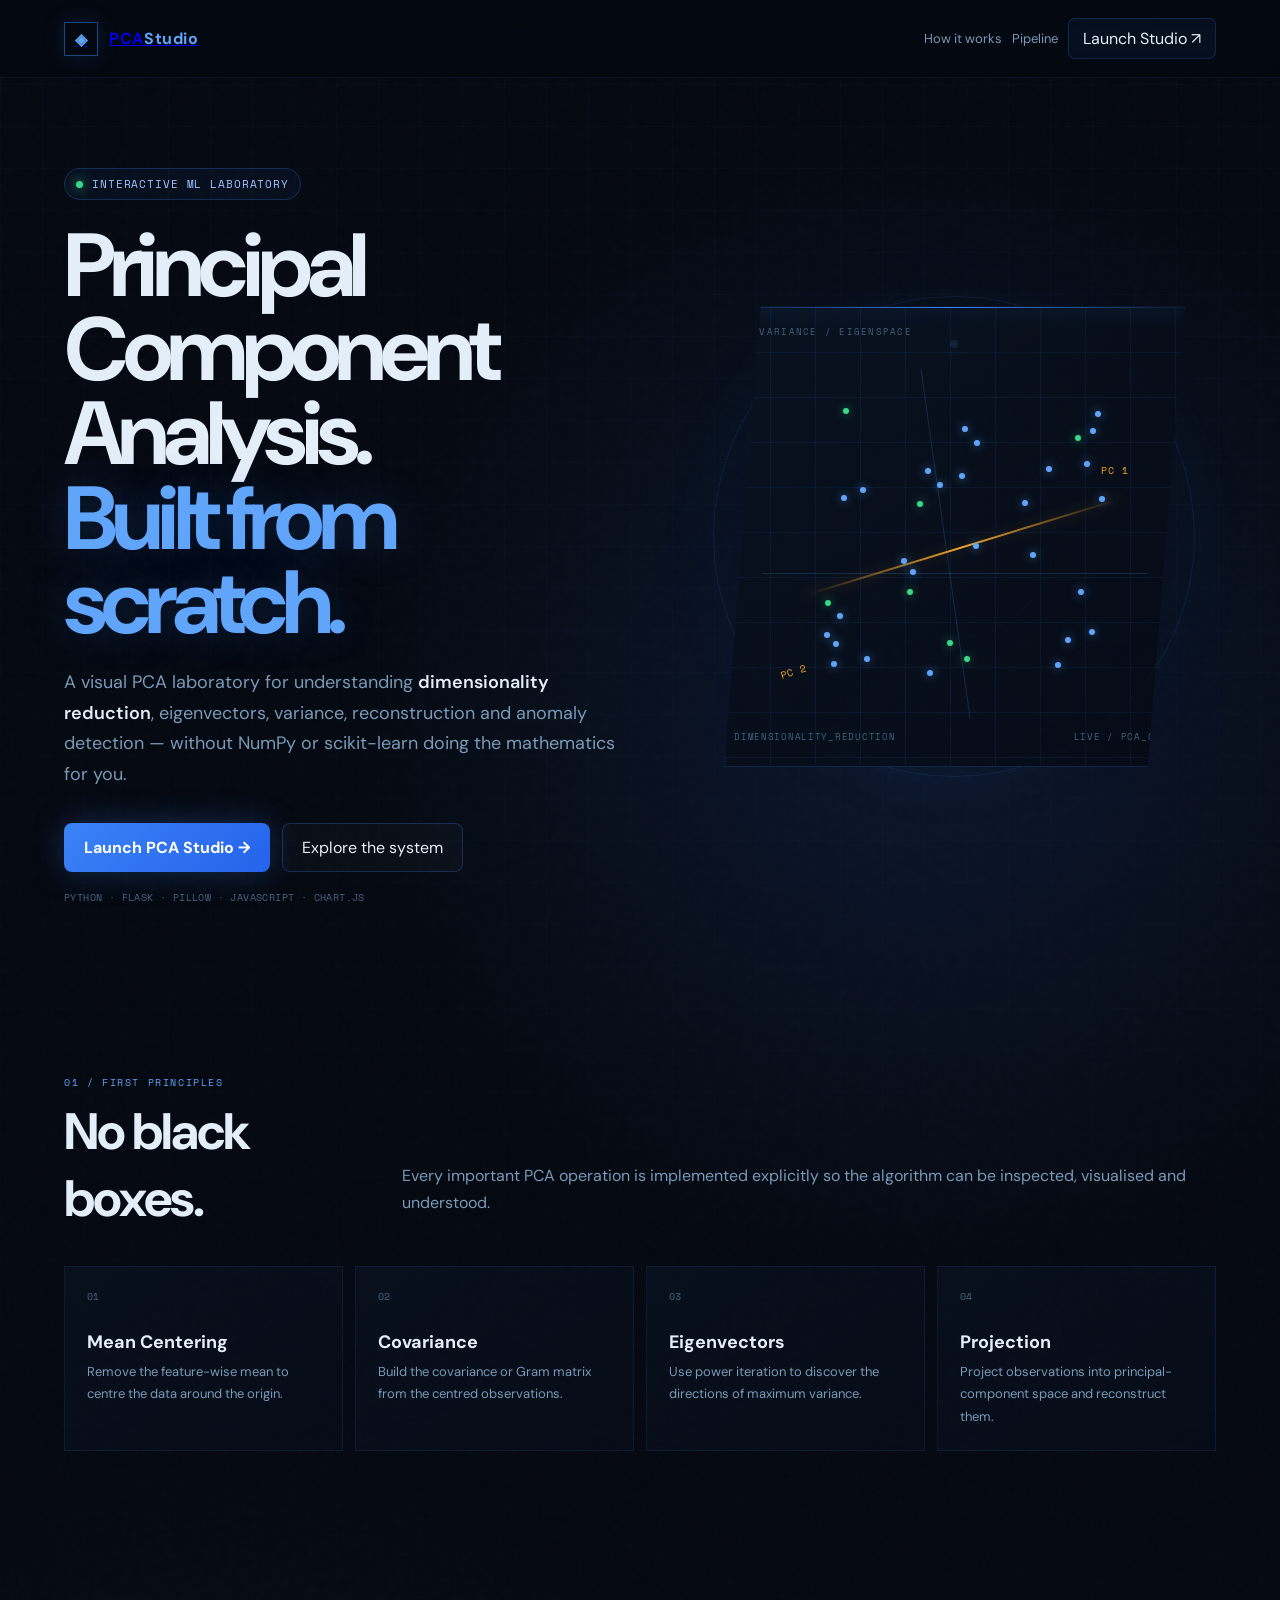
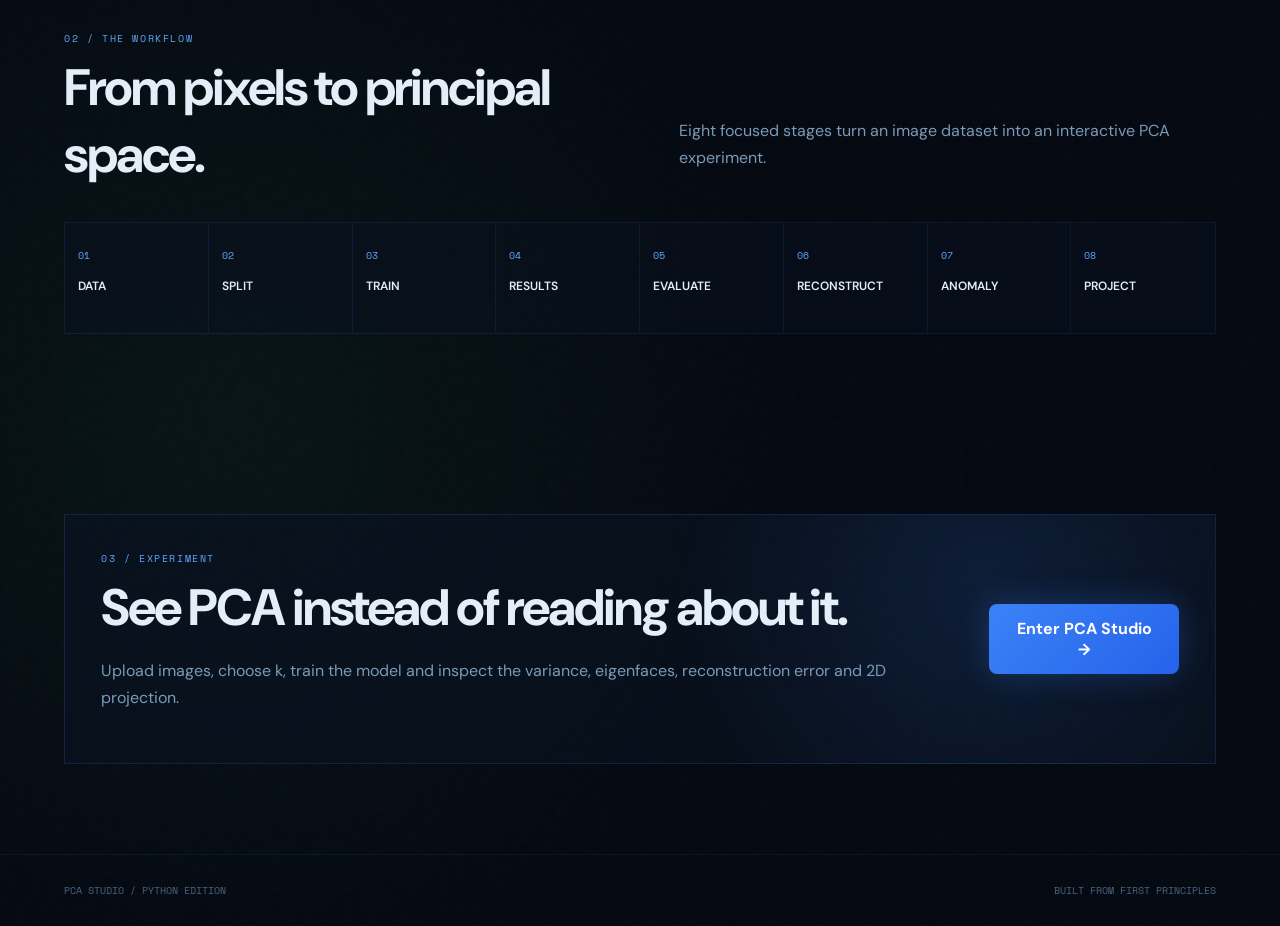
<file: templates/index.html>
<!DOCTYPE html>
<html lang="en">

<head>
  <meta charset="UTF-8">
  <meta name="viewport" content="width=device-width,initial-scale=1">
  <title>PCA Studio — Principal Component Analysis from Scratch</title>
  <link rel="stylesheet" href="/static/css/landing.css">
</head>

<body>
  <main class="landing">
    <div class="noise"></div>
    <header class="nav"><a class="brand" href="/">
        <div class="brand-mark">◈</div><span>PCA<span>Studio</span></span>
      </a>
      <div class="nav-right"><a class="nav-link" href="#how">How it works</a><a class="nav-link"
          href="#pipeline">Pipeline</a><button class="ghost" onclick="launchStudio()">Launch Studio ↗</button></div>
    </header>
    <section class="hero">
      <div class="reveal">
        <div class="eyebrow"><span class="pulse"></span>Interactive ML Laboratory</div>
        <h1>Principal Component Analysis.<br><span class="accent">Built from scratch.</span></h1>
        <p class="hero-copy">A visual PCA laboratory for understanding <strong>dimensionality reduction</strong>,
          eigenvectors, variance, reconstruction and anomaly detection — without NumPy or scikit-learn doing the
          mathematics for you.</p>
        <div class="actions"><button class="primary" onclick="launchStudio()">Launch PCA Studio →</button><button
            class="secondary" onclick="document.getElementById('how').scrollIntoView()">Explore the system</button>
        </div>
        <div class="micro">PYTHON · FLASK · PILLOW · JAVASCRIPT · CHART.JS</div>
      </div>
      <div class="visual reveal">
        <div class="orbit"><span class="orbit-dot"></span></div>
        <div class="matrix">
          <div class="grid-lines"></div>
          <div class="scan"></div>
          <div class="axis-x"></div>
          <div class="axis-y"></div>
          <div class="pc-line"></div><span class="pc-label pc1">PC 1</span><span class="pc-label pc2">PC 2</span>
          <div class="cloud" id="cloud"></div>
          <div class="hud"><span>DIMENSIONALITY_REDUCTION</span><span>LIVE / PCA_CORE</span></div>
        </div>
      </div>
    </section>
    <section class="section reveal" id="how">
      <div class="section-head">
        <div>
          <div class="kicker">01 / FIRST PRINCIPLES</div>
          <h2>No black boxes.</h2>
        </div>
        <p>Every important PCA operation is implemented explicitly so the algorithm can be inspected, visualised and
          understood.</p>
      </div>
      <div class="cards">
        <article class="card">
          <div class="card-num">01</div>
          <h3>Mean Centering</h3>
          <p>Remove the feature-wise mean to centre the data around the origin.</p>
        </article>
        <article class="card">
          <div class="card-num">02</div>
          <h3>Covariance</h3>
          <p>Build the covariance or Gram matrix from the centred observations.</p>
        </article>
        <article class="card">
          <div class="card-num">03</div>
          <h3>Eigenvectors</h3>
          <p>Use power iteration to discover the directions of maximum variance.</p>
        </article>
        <article class="card">
          <div class="card-num">04</div>
          <h3>Projection</h3>
          <p>Project observations into principal-component space and reconstruct them.</p>
        </article>
      </div>
    </section>
    <section class="section reveal" id="pipeline">
      <div class="section-head">
        <div>
          <div class="kicker">02 / THE WORKFLOW</div>
          <h2>From pixels to principal space.</h2>
        </div>
        <p>Eight focused stages turn an image dataset into an interactive PCA experiment.</p>
      </div>
      <div class="pipeline">
        <div class="step"><b>01</b><span>DATA</span></div>
        <div class="step"><b>02</b><span>SPLIT</span></div>
        <div class="step"><b>03</b><span>TRAIN</span></div>
        <div class="step"><b>04</b><span>RESULTS</span></div>
        <div class="step"><b>05</b><span>EVALUATE</span></div>
        <div class="step"><b>06</b><span>RECONSTRUCT</span></div>
        <div class="step"><b>07</b><span>ANOMALY</span></div>
        <div class="step"><b>08</b><span>PROJECT</span></div>
      </div>
    </section>
    <section class="section reveal">
      <div class="cta">
        <div>
          <div class="kicker">03 / EXPERIMENT</div>
          <h2>See PCA instead of reading about it.</h2>
          <p>Upload images, choose k, train the model and inspect the variance, eigenfaces, reconstruction error and 2D
            projection.</p>
        </div><button class="primary" onclick="launchStudio()">Enter PCA Studio →</button>
      </div>
    </section>
    <footer class="footer"><span>PCA STUDIO / PYTHON EDITION</span><span>BUILT FROM FIRST PRINCIPLES</span></footer>
  </main>
  <script>function launchStudio() { document.body.classList.add('leaving'); setTimeout(() => location.href = '/studio', 240) } const cloud = document.getElementById('cloud'); for (let i = 0; i < 34; i++) { const p = document.createElement('i'); p.className = 'point ' + (i % 5 === 0 ? 'g' : ''); p.style.left = (8 + Math.random() * 84) + '%'; p.style.top = (8 + Math.random() * 82) + '%'; p.style.animationDelay = (Math.random() * -4) + 's'; cloud.appendChild(p) } const obs = new IntersectionObserver(es => es.forEach(e => { if (e.isIntersecting) e.target.classList.add('visible') }), { threshold: .12 }); document.querySelectorAll('.reveal').forEach(e => obs.observe(e));</script>
  <style>
    body.leaving .landing {
      animation: fadeOut .32s ease forwards
    }

    @keyframes fadeOut {
      to {
        opacity: 0;
        transform: scale(.985)
      }
    }
  </style>
</body>

</html>
</file>
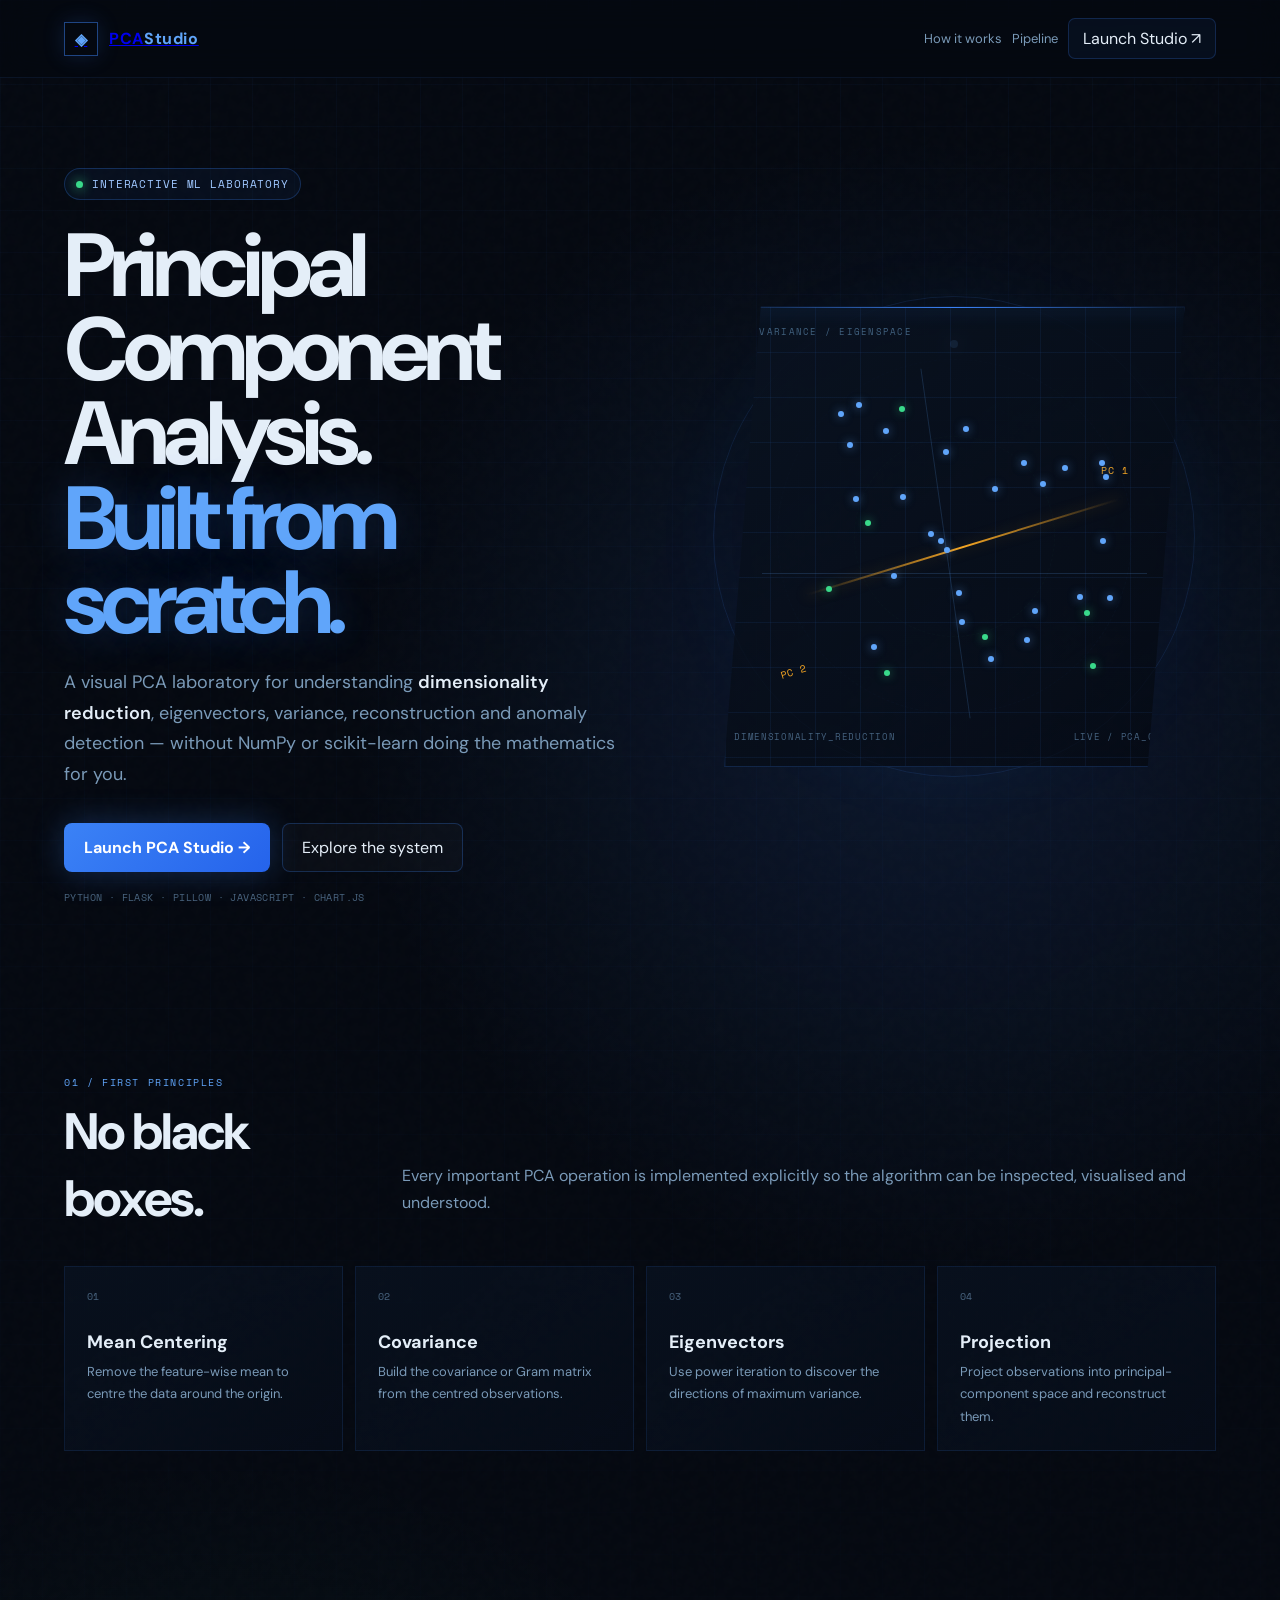
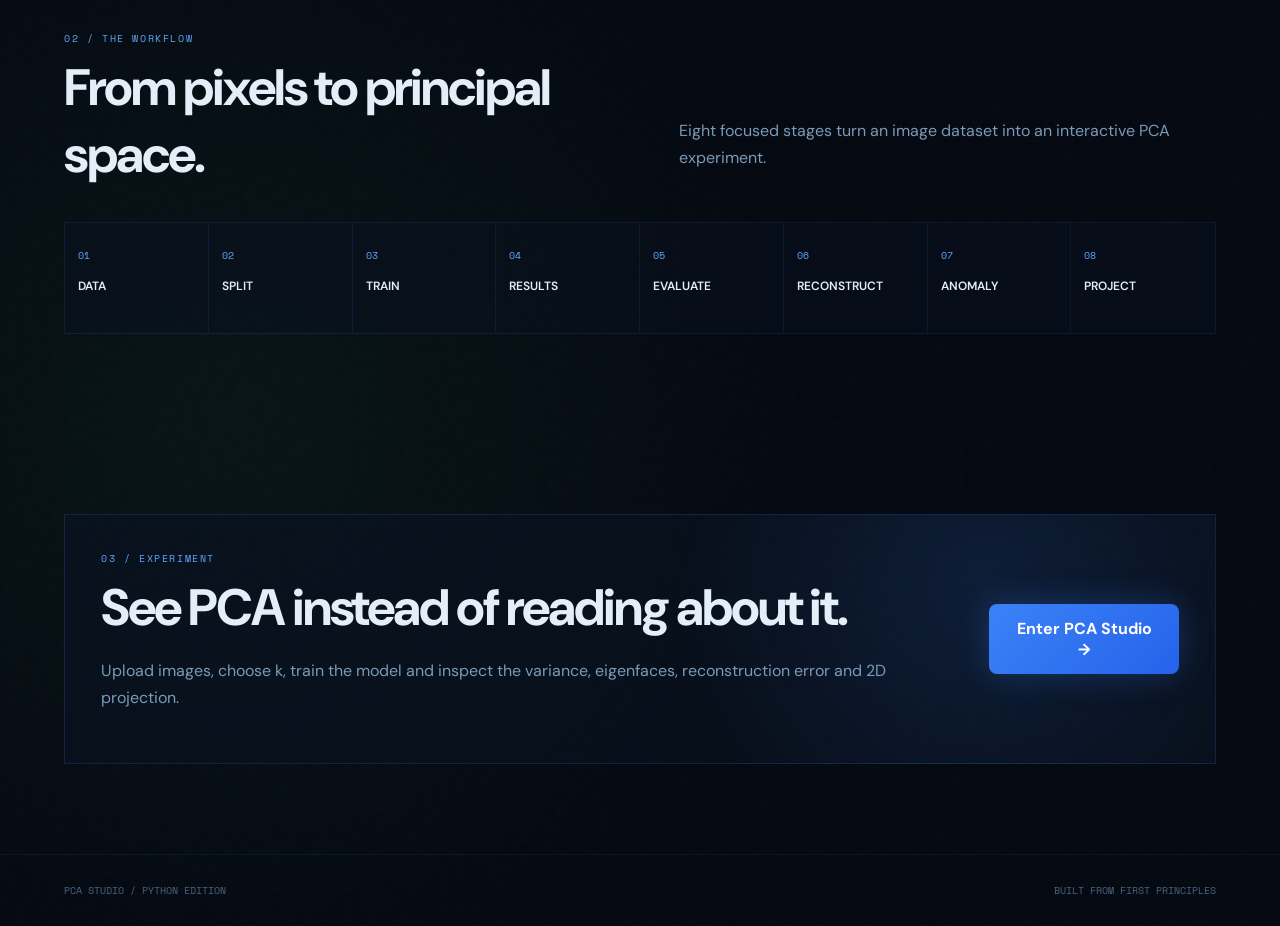
<file: templates/landing.html>
<!DOCTYPE html>
<html lang="en">
<head>
<meta charset="UTF-8"><meta name="viewport" content="width=device-width,initial-scale=1.0">
<title>PCA Studio — Principal Component Analysis from Scratch</title>
<link rel="stylesheet" href="/static/css/landing.css">
</head>
<body>
<main class="landing"><div class="noise"></div>
<header class="nav"><a class="brand" href="/"><div class="brand-mark">◈</div><span>PCA<span>Studio</span></span></a><div class="nav-right"><a class="nav-link" href="#how">How it works</a><a class="nav-link" href="#pipeline">Pipeline</a><button class="ghost" onclick="launchStudio()">Launch Studio ↗</button></div></header>
<section class="hero">
<div class="reveal"><div class="eyebrow"><span class="pulse"></span>Interactive ML Laboratory</div><h1>Principal Component Analysis.<br><span class="accent">Built from scratch.</span></h1><p class="hero-copy">A visual PCA laboratory for understanding <strong>dimensionality reduction</strong>, eigenvectors, variance, reconstruction and anomaly detection — without NumPy or scikit-learn doing the mathematics for you.</p><div class="actions"><button class="primary" onclick="launchStudio()">Launch PCA Studio →</button><button class="secondary" onclick="document.getElementById('how').scrollIntoView()">Explore the system</button></div><div class="micro">PYTHON · FLASK · PILLOW · JAVASCRIPT · CHART.JS</div></div>
<div class="visual reveal"><div class="orbit"><span class="orbit-dot"></span></div><div class="matrix"><div class="grid-lines"></div><div class="scan"></div><div class="axis-x"></div><div class="axis-y"></div><div class="pc-line"></div><span class="pc-label pc1">PC 1</span><span class="pc-label pc2">PC 2</span><div class="cloud" id="cloud"></div><div class="hud"><span>DIMENSIONALITY_REDUCTION</span><span>LIVE / PCA_CORE</span></div></div></div>
</section>
<section class="section reveal" id="how"><div class="section-head"><div><div class="kicker">01 / FIRST PRINCIPLES</div><h2>No black boxes.</h2></div><p>Every important PCA operation is implemented explicitly so the algorithm can be inspected, visualised and understood.</p></div><div class="cards"><article class="card"><div class="card-num">01</div><h3>Mean Centering</h3><p>Remove the feature-wise mean to centre the data around the origin.</p></article><article class="card"><div class="card-num">02</div><h3>Covariance</h3><p>Build the covariance or Gram matrix from the centred observations.</p></article><article class="card"><div class="card-num">03</div><h3>Eigenvectors</h3><p>Use power iteration to discover the directions of maximum variance.</p></article><article class="card"><div class="card-num">04</div><h3>Projection</h3><p>Project observations into principal-component space and reconstruct them.</p></article></div></section>
<section class="section reveal" id="pipeline"><div class="section-head"><div><div class="kicker">02 / THE WORKFLOW</div><h2>From pixels to principal space.</h2></div><p>Eight focused stages turn an image dataset into an interactive PCA experiment.</p></div><div class="pipeline"><div class="step"><b>01</b><span>DATA</span></div><div class="step"><b>02</b><span>SPLIT</span></div><div class="step"><b>03</b><span>TRAIN</span></div><div class="step"><b>04</b><span>RESULTS</span></div><div class="step"><b>05</b><span>EVALUATE</span></div><div class="step"><b>06</b><span>RECONSTRUCT</span></div><div class="step"><b>07</b><span>ANOMALY</span></div><div class="step"><b>08</b><span>PROJECT</span></div></div></section>
<section class="section reveal"><div class="cta"><div><div class="kicker">03 / EXPERIMENT</div><h2>See PCA instead of reading about it.</h2><p>Upload images, choose k, train the model and inspect the variance, eigenfaces, reconstruction error and 2D projection.</p></div><button class="primary" onclick="launchStudio()">Enter PCA Studio →</button></div></section>
<footer class="footer"><span>PCA STUDIO / PYTHON EDITION</span><span>BUILT FROM FIRST PRINCIPLES</span></footer>
</main>
<script>
function launchStudio(){document.body.classList.add('leaving');setTimeout(()=>location.href='/studio',240)}
const cloud=document.getElementById('cloud'); for(let i=0;i<34;i++){const p=document.createElement('i');p.className='point '+(i%5===0?'g':'');p.style.left=(8+Math.random()*84)+'%';p.style.top=(8+Math.random()*82)+'%';p.style.animationDelay=(Math.random()*-4)+'s';cloud.appendChild(p)}
const obs=new IntersectionObserver(es=>es.forEach(e=>{if(e.isIntersecting)e.target.classList.add('visible')}),{threshold:.12});document.querySelectorAll('.reveal').forEach(e=>obs.observe(e));
</script>
<style>body.leaving .landing{animation:fadeOut .32s ease forwards}@keyframes fadeOut{to{opacity:0;transform:scale(.985)}}</style>
</body></html>
</file>
<file: static/css/landing.css>
@import url('https://fonts.googleapis.com/css2?family=Space+Mono:wght@400;700&family=DM+Sans:wght@400;500;600;700&display=swap');
:root{--void:#040810;--navy:#060d1a;--panel:#091220;--line:rgba(59,130,246,.18);--blue:#3b82f6;--blue2:#60a5fa;--green:#39d98a;--orange:#f5a623;--text:#e4eef8;--muted:#7a9ab8;--mono:'Space Mono',monospace;--body:'DM Sans',sans-serif}
*{box-sizing:border-box}html{scroll-behavior:smooth}body{margin:0;background:var(--void);color:var(--text);font-family:var(--body);overflow-x:hidden}button,a{font:inherit}.landing{min-height:100vh;position:relative;isolation:isolate;background:radial-gradient(circle at 72% 28%,rgba(59,130,246,.13),transparent 28%),radial-gradient(circle at 18% 80%,rgba(57,217,138,.06),transparent 25%),var(--void);overflow:hidden}.landing:before{content:'';position:absolute;inset:0;background-image:linear-gradient(rgba(59,130,246,.035) 1px,transparent 1px),linear-gradient(90deg,rgba(59,130,246,.035) 1px,transparent 1px);background-size:42px 42px;mask-image:linear-gradient(to bottom,#000,transparent 92%);pointer-events:none}.noise{position:absolute;inset:0;opacity:.035;background-image:url("data:image/svg+xml,%3Csvg viewBox='0 0 180 180' xmlns='http://www.w3.org/2000/svg'%3E%3Cfilter id='n'%3E%3CfeTurbulence type='fractalNoise' baseFrequency='.8' numOctaves='3' stitchTiles='stitch'/%3E%3C/filter%3E%3Crect width='100%25' height='100%25' filter='url(%23n)' opacity='.5'/%3E%3C/svg%3E");pointer-events:none}.nav{height:78px;display:flex;align-items:center;justify-content:space-between;padding:0 clamp(24px,5vw,76px);position:relative;z-index:5;border-bottom:1px solid rgba(59,130,246,.1);background:rgba(4,8,16,.55);backdrop-filter:blur(16px)}.brand{display:flex;align-items:center;gap:11px;font-weight:700;letter-spacing:.04em}.brand-mark{width:34px;height:34px;border:1px solid rgba(59,130,246,.5);display:grid;place-items:center;color:var(--blue2);box-shadow:0 0 22px rgba(59,130,246,.18);font-family:var(--mono)}.brand span span{color:var(--blue2)}.nav-right{display:flex;gap:10px;align-items:center}.nav-link{color:var(--muted);text-decoration:none;font-size:13px}.nav-link:hover{color:var(--text)}.ghost{border:1px solid rgba(59,130,246,.22);background:rgba(59,130,246,.06);color:var(--text);padding:9px 14px;border-radius:7px;cursor:pointer}.hero{max-width:1320px;margin:auto;min-height:calc(100vh - 78px);padding:clamp(64px,10vh,110px) clamp(24px,5vw,76px) 80px;display:grid;grid-template-columns:1.05fr .95fr;gap:50px;align-items:center;position:relative;z-index:2}.eyebrow{display:inline-flex;align-items:center;gap:9px;border:1px solid rgba(59,130,246,.25);background:rgba(59,130,246,.055);padding:7px 11px;border-radius:999px;color:#9fc7ff;font:11px var(--mono);letter-spacing:.08em;text-transform:uppercase}.pulse{width:7px;height:7px;border-radius:50%;background:var(--green);box-shadow:0 0 12px var(--green);animation:pulse 1.8s infinite}.hero h1{font-size:clamp(52px,7vw,94px);line-height:.94;letter-spacing:-.065em;margin:24px 0 22px;max-width:820px}.hero h1 .accent{color:var(--blue2);text-shadow:0 0 45px rgba(59,130,246,.22)}.hero-copy{max-width:650px;color:var(--muted);font-size:18px;line-height:1.7;margin:0}.hero-copy strong{color:var(--text);font-weight:600}.actions{display:flex;gap:12px;margin-top:34px;flex-wrap:wrap}.primary{border:0;border-radius:8px;padding:14px 20px;background:linear-gradient(135deg,#3b82f6,#2563eb);color:white;font-weight:700;cursor:pointer;box-shadow:0 0 32px rgba(59,130,246,.28);transition:.25s}.primary:hover{transform:translateY(-2px);box-shadow:0 0 42px rgba(59,130,246,.42)}.secondary{border:1px solid rgba(59,130,246,.25);border-radius:8px;padding:13px 19px;background:rgba(255,255,255,.025);color:var(--text);cursor:pointer}.micro{margin-top:18px;color:#49647f;font:10px var(--mono);letter-spacing:.04em}.visual{position:relative;min-height:520px;display:grid;place-items:center}.orbit{position:absolute;width:min(520px,92%);aspect-ratio:1;border:1px solid rgba(59,130,246,.13);border-radius:50%;box-shadow:inset 0 0 70px rgba(59,130,246,.025),0 0 80px rgba(59,130,246,.04);animation:spin 24s linear infinite}.orbit:before,.orbit:after{content:'';position:absolute;border-radius:50%;border:1px dashed rgba(59,130,246,.12);inset:13%}.orbit:after{inset:29%;border-color:rgba(57,217,138,.13)}.orbit-dot{position:absolute;width:8px;height:8px;border-radius:50%;background:var(--blue2);box-shadow:0 0 18px var(--blue2);top:9%;left:50%;transform:translateX(-50%)}.matrix{width:min(500px,88%);aspect-ratio:1;position:relative;border:1px solid rgba(59,130,246,.18);background:linear-gradient(145deg,rgba(9,18,32,.94),rgba(4,8,16,.72));box-shadow:0 30px 90px rgba(0,0,0,.45),0 0 55px rgba(59,130,246,.08);overflow:hidden;clip-path:polygon(8% 0,100% 0,92% 100%,0 100%)}.matrix:after{content:'COVARIANCE  /  EIGENSPACE';position:absolute;top:18px;left:20px;color:#41617f;font:9px var(--mono);letter-spacing:.14em}.scan{position:absolute;left:0;right:0;height:1px;background:linear-gradient(90deg,transparent,var(--blue),transparent);box-shadow:0 0 18px var(--blue);animation:scan 4s ease-in-out infinite;z-index:2}.grid-lines{position:absolute;inset:0;background-image:linear-gradient(rgba(59,130,246,.08) 1px,transparent 1px),linear-gradient(90deg,rgba(59,130,246,.08) 1px,transparent 1px);background-size:45px 45px}.axis-x,.axis-y{position:absolute;background:rgba(96,165,250,.18)}.axis-x{height:1px;left:8%;right:8%;top:58%}.axis-y{width:1px;top:13%;bottom:10%;left:48%;transform:rotate(-8deg)}.cloud{position:absolute;inset:14% 10% 12% 13%}.point{position:absolute;width:6px;height:6px;border-radius:50%;background:var(--blue2);box-shadow:0 0 10px rgba(96,165,250,.65);animation:float 4s ease-in-out infinite}.point.g{background:var(--green);box-shadow:0 0 10px rgba(57,217,138,.6)}.pc-line{position:absolute;height:2px;width:72%;left:16%;top:52%;background:linear-gradient(90deg,transparent,var(--orange),transparent);transform:rotate(-17deg);box-shadow:0 0 14px rgba(245,166,35,.25)}.pc-label{position:absolute;color:var(--orange);font:10px var(--mono);letter-spacing:.08em}.pc1{right:12%;top:34%}.pc2{left:12%;bottom:19%;transform:rotate(-17deg)}.hud{position:absolute;bottom:5%;left:2%;right:2%;display:flex;justify-content:space-between;color:#45627f;font:9px var(--mono);letter-spacing:.08em}.section{max-width:1320px;margin:auto;padding:90px clamp(24px,5vw,76px);position:relative;z-index:2}.section-head{display:flex;justify-content:space-between;gap:30px;align-items:end;margin-bottom:34px}.kicker{color:var(--blue2);font:10px var(--mono);letter-spacing:.16em;text-transform:uppercase}.section h2{font-size:clamp(32px,4vw,52px);letter-spacing:-.04em;margin:8px 0 0}.section p{color:var(--muted);line-height:1.7}.cards{display:grid;grid-template-columns:repeat(4,1fr);gap:12px}.card{border:1px solid rgba(59,130,246,.12);background:linear-gradient(145deg,rgba(9,18,32,.78),rgba(6,13,26,.68));padding:22px;min-height:170px;transition:.25s}.card:hover{border-color:rgba(59,130,246,.3);transform:translateY(-3px);box-shadow:0 18px 45px rgba(0,0,0,.24)}.card-num{font:10px var(--mono);color:#49647f}.card h3{font-size:18px;margin:26px 0 7px}.card p{font-size:13px;margin:0}.pipeline{display:grid;grid-template-columns:repeat(8,1fr);gap:0;border:1px solid rgba(59,130,246,.13);overflow:hidden}.step{padding:20px 13px;border-right:1px solid rgba(59,130,246,.1);background:rgba(9,18,32,.48);min-height:110px}.step:last-child{border:0}.step b{font:10px var(--mono);color:var(--blue2)}.step span{display:block;margin-top:14px;font-size:12px;font-weight:600}.cta{border:1px solid rgba(59,130,246,.18);background:radial-gradient(circle at 80% 30%,rgba(59,130,246,.13),transparent 32%),rgba(9,18,32,.7);display:flex;align-items:center;justify-content:space-between;gap:30px;padding:36px}.footer{border-top:1px solid rgba(59,130,246,.1);padding:28px clamp(24px,5vw,76px);display:flex;justify-content:space-between;color:#49647f;font:10px var(--mono);position:relative;z-index:2}.reveal{opacity:0;transform:translateY(18px);transition:.8s ease}.reveal.visible{opacity:1;transform:none}@keyframes spin{to{transform:rotate(360deg)}}@keyframes scan{0%,100%{top:8%;opacity:0}15%,80%{opacity:1}50%{top:92%}}@keyframes pulse{50%{opacity:.35;transform:scale(.72)}}@keyframes float{50%{transform:translateY(-8px)}}@media(max-width:900px){.hero{grid-template-columns:1fr}.visual{min-height:430px}.cards{grid-template-columns:1fr 1fr}.pipeline{grid-template-columns:repeat(4,1fr)}.step:nth-child(4){border-right:0}.cta{align-items:flex-start;flex-direction:column}}@media(max-width:600px){.nav{height:68px}.nav-link{display:none}.hero{padding-top:58px}.hero h1{font-size:52px}.hero-copy{font-size:16px}.visual{min-height:350px}.cards{grid-template-columns:1fr}.pipeline{grid-template-columns:1fr 1fr}.step:nth-child(2n){border-right:0}.cta{padding:25px}.footer{gap:15px;flex-direction:column}}
</file>
